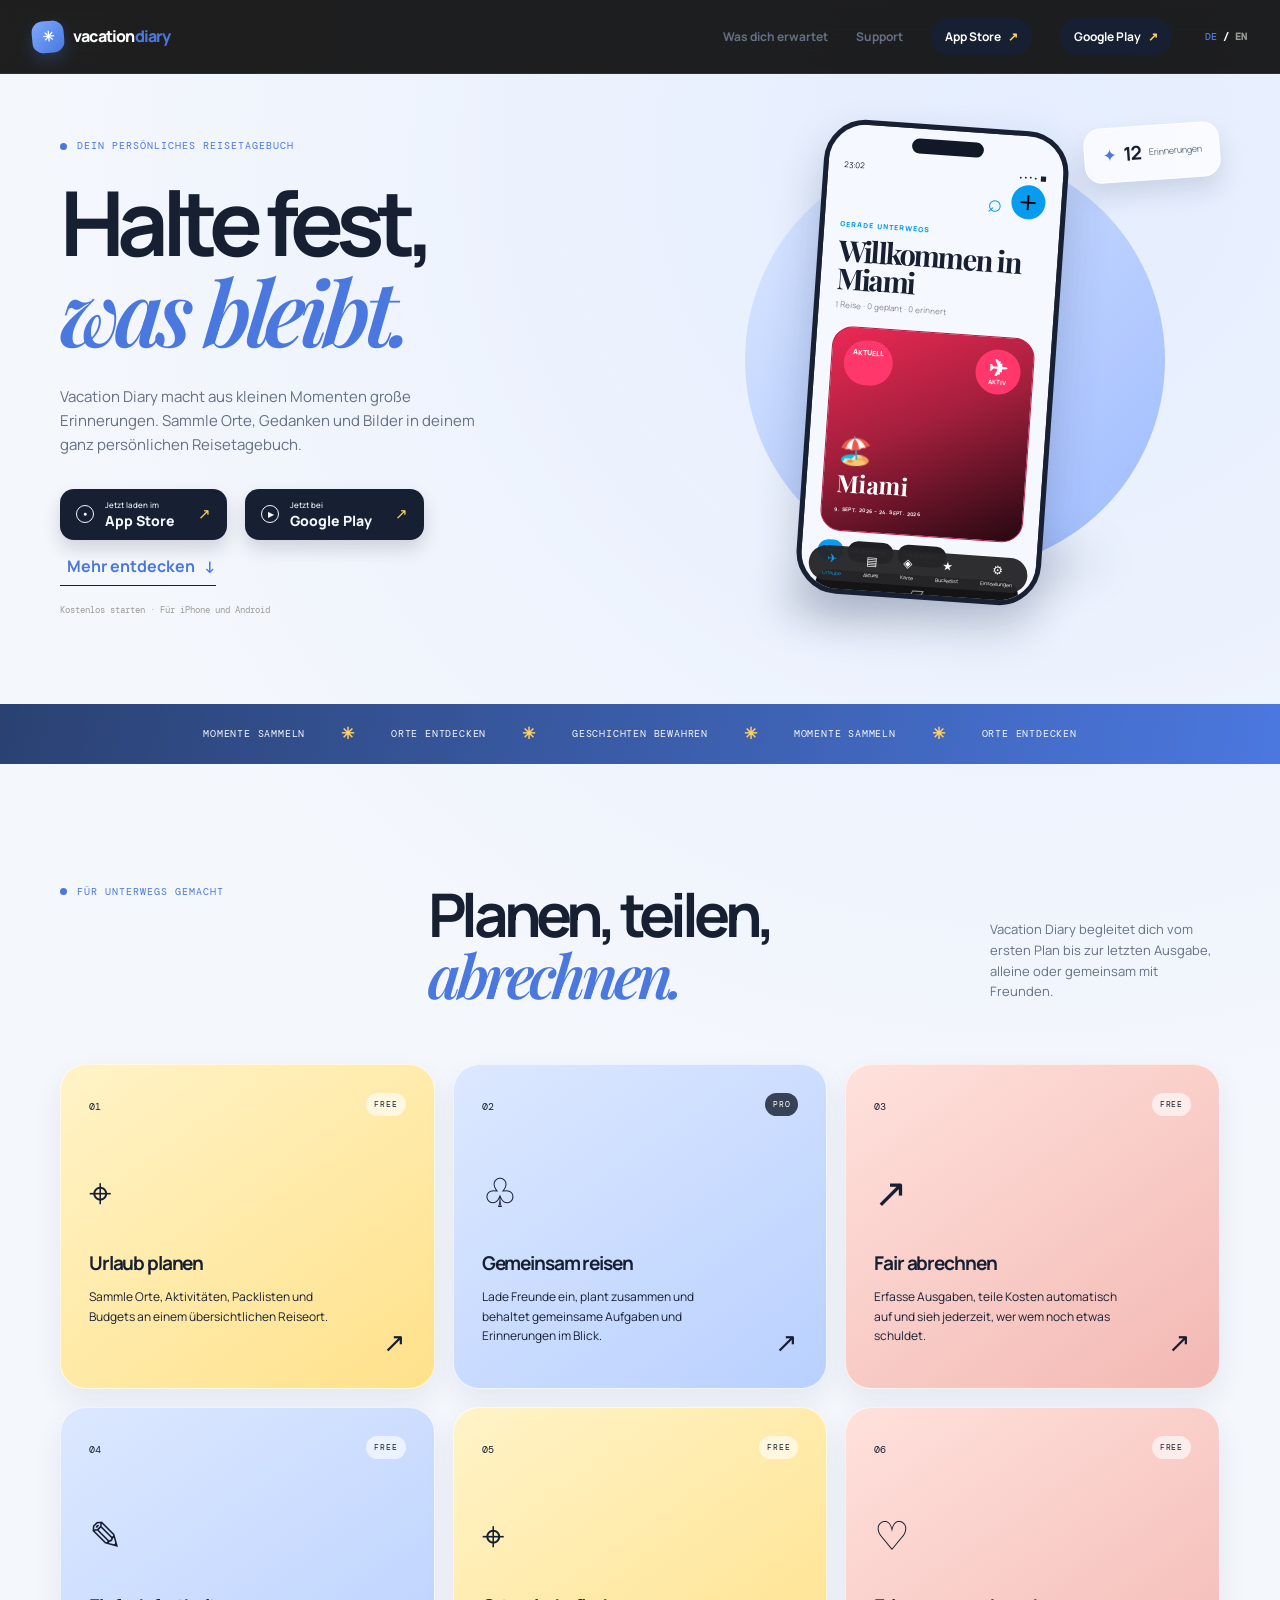
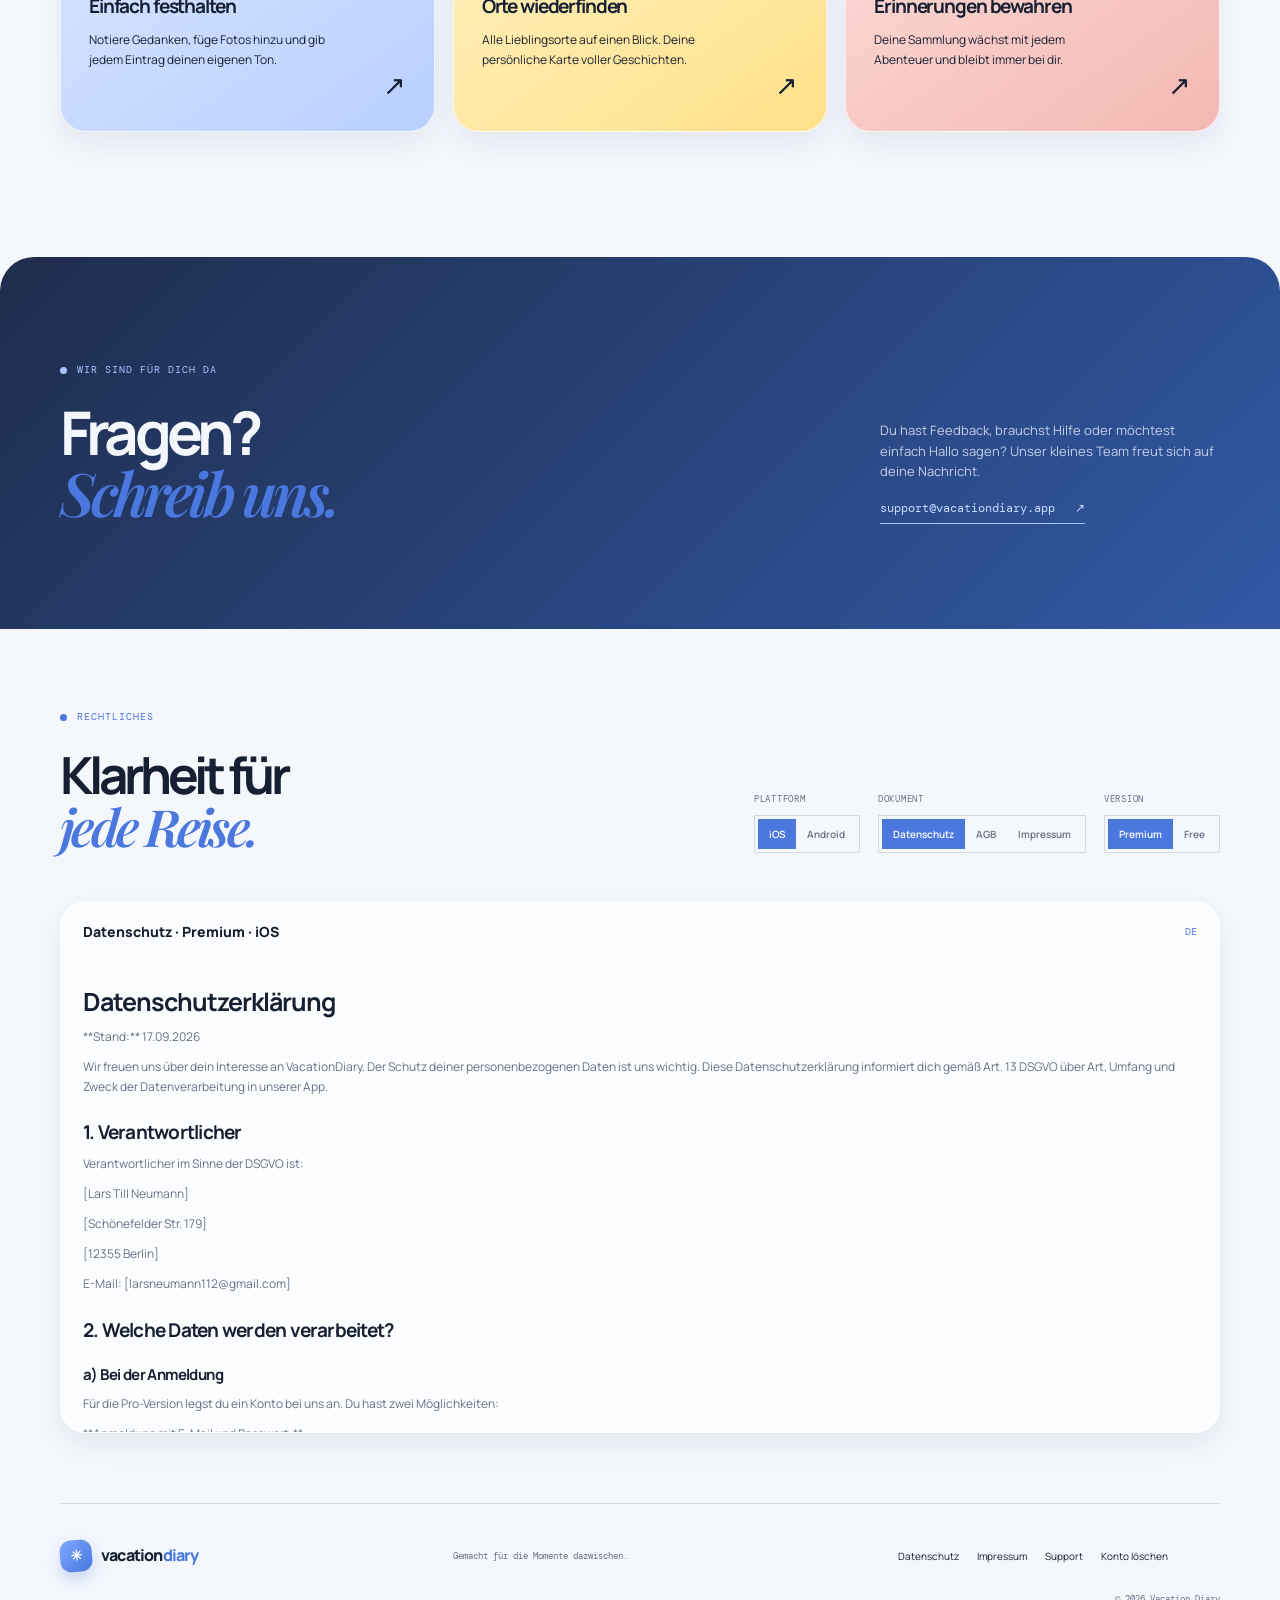
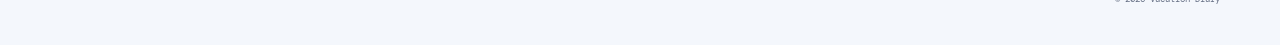
<file: index.html>
<!doctype html>
<html lang="de">
<head>
  <meta charset="utf-8">
  <meta name="viewport" content="width=device-width, initial-scale=1">
  <meta name="description" content="Vacation Diary - deine Reisen, Erinnerungen und Lieblingsmomente an einem Ort.">
  <title>Vacation Diary | Deine Reise. Deine Geschichte.</title>
  <link rel="preconnect" href="https://fonts.googleapis.com">
  <link rel="preconnect" href="https://fonts.gstatic.com" crossorigin>
  <link href="https://fonts.googleapis.com/css2?family=DM+Mono:wght@400;500&family=Manrope:wght@400;500;600;700;800&family=Playfair+Display:wght@600;700&display=swap" rel="stylesheet">
  <link rel="stylesheet" href="styles.css">
</head>
<body>
  <header class="site-header">
    <a class="brand" href="#top" aria-label="Vacation Diary Startseite">
      <span class="brand-mark" aria-hidden="true">✳</span>
      <span>vacation<span>diary</span></span>
    </a>
    <nav class="nav-links" aria-label="Hauptnavigation">
      <a href="#features" data-i18n="navFeatures">Was dich erwartet</a>
      <a href="#support" data-i18n="navSupport">Support</a>
      <a class="nav-download" href="https://apps.apple.com/de/" target="_blank" rel="noopener" data-i18n="navDownload">App Store <span aria-hidden="true">↗</span></a>
      <a class="nav-download" href="https://play.google.com/store/apps/details?id=app.VacationDiary" target="_blank" rel="noopener" data-i18n="navDownloadPlay">Google Play <span aria-hidden="true">↗</span></a>
      <div class="language-switch" aria-label="Language / Sprache"><button class="language-button is-active" type="button" data-language="de">DE</button><span>/</span><button class="language-button" type="button" data-language="en">EN</button></div>
    </nav>
    <button class="menu-toggle" type="button" aria-label="Menü öffnen" aria-expanded="false">☰</button>
  </header>

  <main id="top">
    <section class="hero page-width">
      <div class="hero-copy reveal">
        <p class="eyebrow"><span></span> <span data-i18n="heroEyebrow">Dein persönliches Reisetagebuch</span></p>
        <h1 data-i18n="heroTitle">Halte fest,<br><em>was bleibt.</em></h1>
        <p class="hero-text" data-i18n="heroText">Vacation Diary macht aus kleinen Momenten große Erinnerungen. Sammle Orte, Gedanken und Bilder in deinem ganz persönlichen Reisetagebuch.</p>
        <div class="hero-actions"><a class="app-store-button" href="https://apps.apple.com/de/" target="_blank" rel="noopener"><span class="apple-icon" aria-hidden="true">●</span><span><small data-i18n="downloadSmall">Jetzt laden im</small><span data-i18n="appStore">App Store</span></span><span class="button-arrow" aria-hidden="true">↗</span></a><a class="app-store-button" href="https://play.google.com/store/apps/details?id=app.VacationDiary" target="_blank" rel="noopener"><span class="apple-icon play-icon" aria-hidden="true">▶</span><span><small data-i18n="downloadSmallPlay">Jetzt bei</small><span data-i18n="googlePlay">Google Play</span></span><span class="button-arrow" aria-hidden="true">↗</span></a><a class="text-link" href="#features"><span data-i18n="discover">Mehr entdecken</span> <span aria-hidden="true">↓</span></a></div>
        <p class="micro-copy" data-i18n="microCopy">Kostenlos starten · Für iPhone und Android</p>
      </div>
      <div class="hero-visual reveal reveal-delay" aria-label="Vorschau der Vacation Diary App">
        <div class="sun-shape"></div><div class="phone-shadow"></div>
        <div class="phone"><div class="phone-speaker"></div><div class="phone-screen app-preview-screen">
          <div class="status-bar"><span>23:02</span><span>•••• ◼</span></div>
          <div class="screen-actions"><span>⌕</span><span>＋</span></div>
          <p class="preview-kicker" data-i18n="appKicker">Gerade unterwegs</p><h2 data-i18n="appTitle">Willkommen in Miami</h2><p class="preview-summary" data-i18n="appSummary">1 Reise · 0 geplant · 0 erinnert</p>
          <div class="preview-trip"><div class="preview-trip-top"><span data-i18n="tripCurrent">✈ Aktuell</span><b>✈<small data-i18n="tripActive">Aktiv</small></b></div><div class="preview-trip-bottom"><span>🏖️</span><strong>Miami</strong><small>9. SEPT. 2026 – 24. SEPT. 2026</small></div></div>
          <div class="preview-filters"><span class="active" data-i18n="filterAll">Alle</span><span data-i18n="filterUpcoming">Kommend</span><span data-i18n="filterPast">Vergangen</span></div><div class="preview-empty"><span>▱</span><small data-i18n="emptyTrips">Noch keine weiteren Urlaube.</small></div>
          <div class="preview-tabs"><span class="active">✈<small data-i18n="tabTrips">Urlaube</small></span><span>▤<small data-i18n="tabToday">Aktuell</small></span><span>◈<small data-i18n="tabMap">Karte</small></span><span>★<small data-i18n="tabBucket">Bucketlist</small></span><span>⚙<small data-i18n="tabSettings">Einstellungen</small></span></div>
        </div></div>
        <div class="floating-note"><span>✦</span><strong>12</strong><small>Erinnerungen</small></div>
      </div>
    </section>

    <section class="ticker" aria-label="App-Vorteile">
      <div class="ticker-track"><span>Momente sammeln</span><b>✳</b><span>Orte entdecken</span><b>✳</b><span>Geschichten bewahren</span><b>✳</b><span>Momente sammeln</span><b>✳</b><span>Orte entdecken</span></div>
    </section>

    <section class="features page-width" id="features">
      <div class="section-intro reveal"><p class="eyebrow"><span></span> <span data-i18n="featuresEyebrow">Für unterwegs gemacht</span></p><h2 data-i18n="featuresTitle">Planen, teilen, <em>abrechnen.</em></h2><p data-i18n="featuresText">Vacation Diary begleitet dich vom ersten Plan bis zur letzten Ausgabe, alleine oder gemeinsam mit Freunden.</p></div>
      <div class="feature-grid">
        <article class="feature-card feature-card-yellow reveal"><span class="feature-number">01</span><span class="free-label" data-i18n="freeFeatureLabel">FREE</span><div class="feature-icon">⌖</div><h3 data-i18n="featureOneTitle">Urlaub planen</h3><p data-i18n="featureOneText">Sammle Orte, Aktivitäten, Packlisten und Budgets an einem übersichtlichen Reiseort.</p><a href="#support" aria-label="Mehr über Reiseplanung erfahren">↗</a></article>
        <article class="feature-card feature-card-blue reveal reveal-delay"><span class="feature-number">02</span><span class="pro-label" data-i18n="proLabel">PRO</span><div class="feature-icon">♧</div><h3 data-i18n="featureTwoTitle">Gemeinsam reisen</h3><p data-i18n="featureTwoText">Lade Freunde ein, plant zusammen und behaltet gemeinsame Aufgaben und Erinnerungen im Blick.</p><a href="#support" aria-label="Mehr über gemeinsame Reisen erfahren">↗</a></article>
        <article class="feature-card feature-card-rose reveal reveal-delay-2"><span class="feature-number">03</span><span class="free-label" data-i18n="freeFeatureLabel">FREE</span><div class="feature-icon">↗</div><h3 data-i18n="featureThreeTitle">Fair abrechnen</h3><p data-i18n="featureThreeText">Erfasse Ausgaben, teile Kosten automatisch auf und sieh jederzeit, wer wem noch etwas schuldet.</p><a href="#support" aria-label="Mehr über Abrechnung erfahren">↗</a></article>
        <article class="feature-card feature-card-blue reveal"><span class="feature-number">04</span><span class="free-label" data-i18n="freeFeatureLabel">FREE</span><div class="feature-icon">✎</div><h3 data-i18n="featureFourTitle">Einfach festhalten</h3><p data-i18n="featureFourText">Notiere Gedanken, füge Fotos hinzu und gib jedem Eintrag deinen eigenen Ton.</p><a href="#support" aria-label="Mehr über Einträge erfahren">↗</a></article>
        <article class="feature-card feature-card-yellow reveal reveal-delay"><span class="feature-number">05</span><span class="free-label" data-i18n="freeFeatureLabel">FREE</span><div class="feature-icon">⌖</div><h3 data-i18n="featureFiveTitle">Orte wiederfinden</h3><p data-i18n="featureFiveText">Alle Lieblingsorte auf einen Blick. Deine persönliche Karte voller Geschichten.</p><a href="#support" aria-label="Mehr über Orte erfahren">↗</a></article>
        <article class="feature-card feature-card-rose reveal reveal-delay-2"><span class="feature-number">06</span><span class="free-label" data-i18n="freeFeatureLabel">FREE</span><div class="feature-icon">♡</div><h3 data-i18n="featureSixTitle">Erinnerungen bewahren</h3><p data-i18n="featureSixText">Deine Sammlung wächst mit jedem Abenteuer und bleibt immer bei dir.</p><a href="#support" aria-label="Mehr über Erinnerungen erfahren">↗</a></article>
      </div>
    </section>

    <section class="support-section" id="support">
      <div class="support-inner page-width reveal"><div><p class="eyebrow light"><span></span> <span data-i18n="supportEyebrow">Wir sind für dich da</span></p><h2 data-i18n="supportTitle">Fragen?<br><em>Schreib uns.</em></h2></div><div class="support-copy"><p data-i18n="supportText">Du hast Feedback, brauchst Hilfe oder möchtest einfach Hallo sagen? Unser kleines Team freut sich auf deine Nachricht.</p><a class="support-button" href="mailto:support@vacationdiary.app">support@vacationdiary.app <span>↗</span></a></div></div>
    </section>

    <section class="legal page-width" id="legal">
      <div class="legal-heading"><p class="eyebrow"><span></span> <span data-i18n="legalEyebrow">Rechtliches</span></p><h2 data-i18n="legalTitle">Klarheit für<br><em>jede Reise.</em></h2></div>
      <div class="legal-controls"><div class="legal-control-group"><span data-i18n="platformLabel">Plattform</span><div class="segmented-control"><button class="legal-platform is-active" type="button" data-platform="ios">iOS</button><button class="legal-platform" type="button" data-platform="android">Android</button></div></div><div class="legal-control-group"><span data-i18n="documentLabel">Dokument</span><div class="segmented-control"><button class="legal-type is-active" type="button" data-legal-type="privacy" data-i18n="privacyLabel">Datenschutz</button><button class="legal-type" type="button" data-legal-type="terms" data-i18n="termsLabel">AGB</button><button class="legal-type" type="button" data-legal-type="imprint" data-i18n="imprintLabel">Impressum</button></div></div><div class="legal-control-group plan-control"><span data-i18n="versionLabel">Version</span><div class="segmented-control"><button class="legal-plan is-active" type="button" data-plan="premium" data-i18n="premiumLabel">Premium</button><button class="legal-plan" type="button" data-plan="free" data-i18n="freeLabel">Free</button></div></div></div>
      <article class="legal-document" aria-live="polite"><div class="legal-document-top"><span class="document-status" data-i18n="documentStatus">Datenschutzerklärung · Premium</span><span class="document-language">DE</span></div><div class="legal-content" id="legal-content"><p>Lade Dokument …</p></div></article>
    </section>
  </main>

  <footer class="site-footer page-width"><a class="brand" href="#top"><span class="brand-mark" aria-hidden="true">✳</span><span>vacation<span>diary</span></span></a><p data-i18n="footerTagline">Gemacht für die Momente dazwischen.</p><div class="footer-links"><a href="#legal" data-i18n="privacyLabel">Datenschutz</a><a href="#legal" data-i18n="imprintLabel">Impressum</a><a href="#support" data-i18n="navSupport">Support</a><a href="delete-account/" data-i18n="deleteAccountLabel">Konto löschen</a></div><small>© 2026 Vacation Diary</small></footer>
  <script src="script.js"></script>
</body>
</html>
</file>
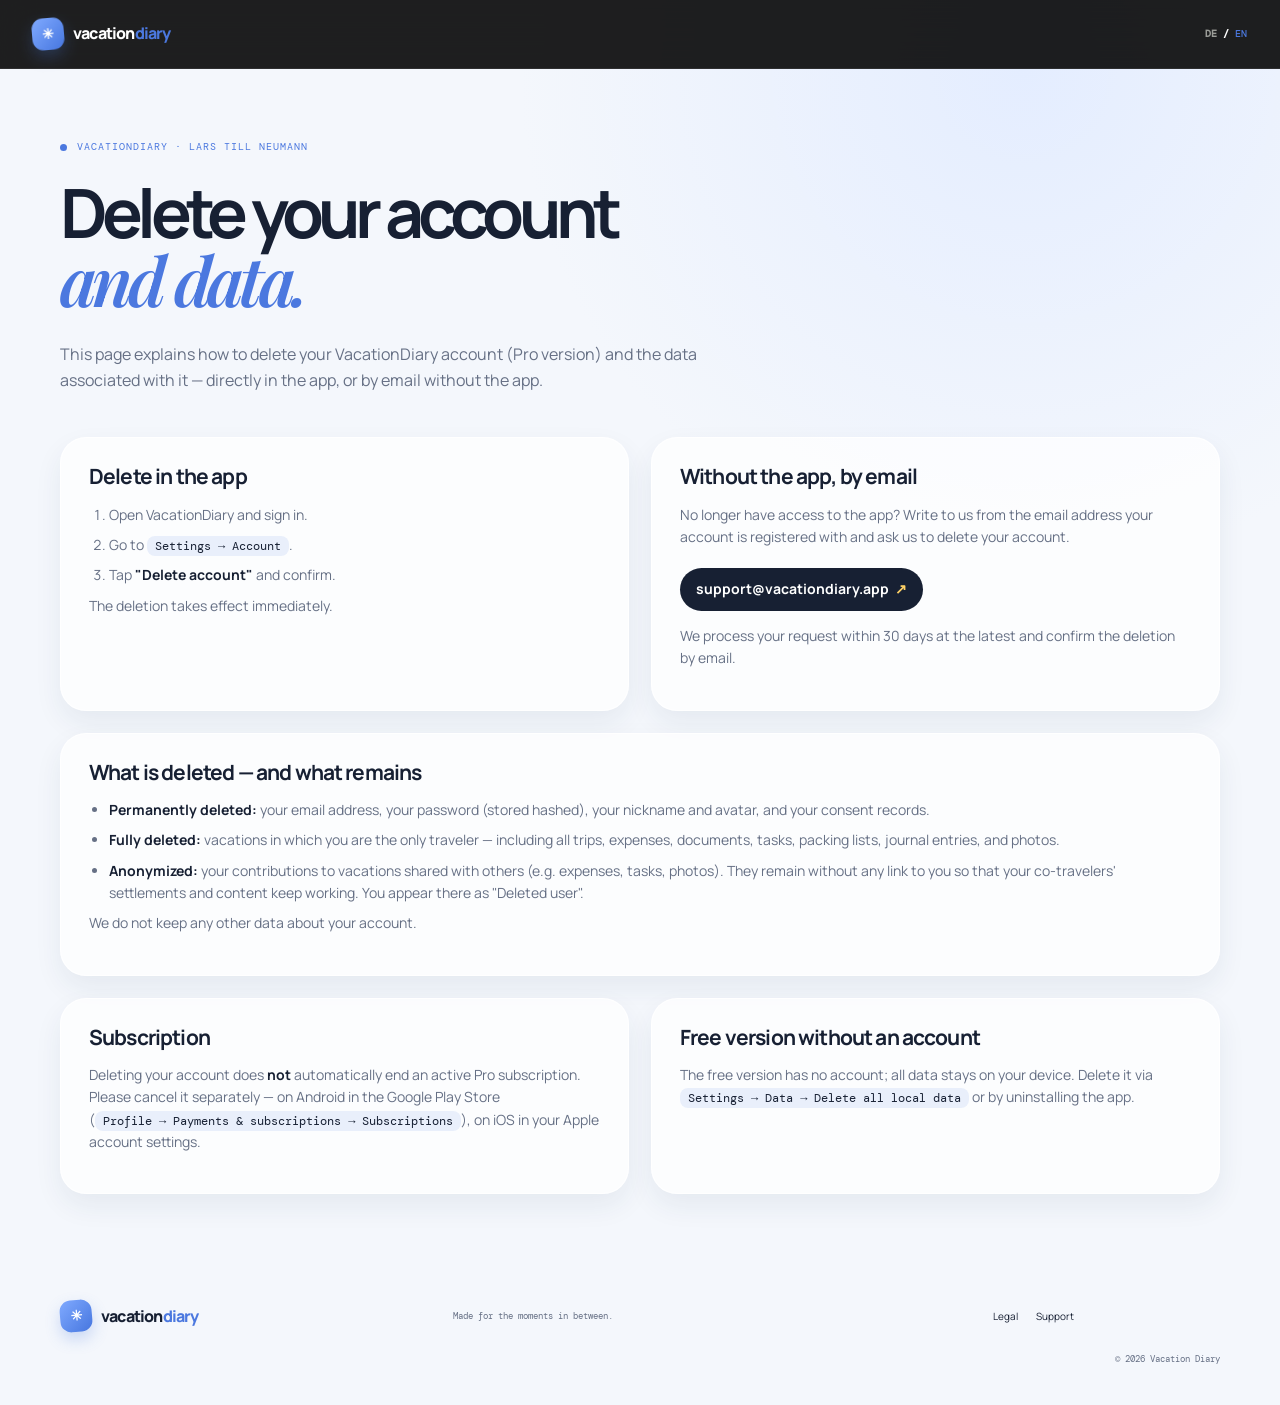
<file: delete-account/index.html>
<!doctype html>
<html lang="de">
<head>
  <meta charset="utf-8">
  <meta name="viewport" content="width=device-width, initial-scale=1">
  <meta name="description" content="VacationDiary: So löschst du dein Konto und deine Daten.">
  <title>Konto löschen | Vacation Diary</title>
  <link rel="preconnect" href="https://fonts.googleapis.com">
  <link rel="preconnect" href="https://fonts.gstatic.com" crossorigin>
  <link href="https://fonts.googleapis.com/css2?family=DM+Mono:wght@400;500&family=Manrope:wght@400;500;600;700;800&family=Playfair+Display:wght@600;700&display=swap" rel="stylesheet">
  <link rel="stylesheet" href="../styles.css">
  <style>
    .delete-page { padding-bottom: 70px; padding-top: 70px; }
    .delete-page h1 { font-size: clamp(40px, 6vw, 68px); }
    .delete-page .lead { color: var(--muted); font-size: 16px; max-width: 640px; }
    .delete-grid { display: grid; gap: 22px; grid-template-columns: minmax(0, 1fr) minmax(0, 1fr); margin-top: 44px; }
    .delete-card { background: var(--glass); border: 1px solid rgba(255,255,255,.82); border-radius: 26px; box-shadow: 0 12px 28px rgba(32,50,88,.07); padding: 26px 28px; }
    .delete-card.wide { grid-column: 1 / -1; }
    .delete-card h2 { font-size: 21px; letter-spacing: -.04em; line-height: 1.2; margin-bottom: 14px; }
    .delete-card p, .delete-card li { color: var(--muted); font-size: 14px; }
    .delete-card ol, .delete-card ul { margin: 0; padding-left: 20px; }
    .delete-card li { margin-bottom: 8px; }
    .delete-card strong { color: var(--ink); }
    .delete-card a { color: #4b78df; font-weight: 700; }
    .step-path { background: rgba(75,120,223,.1); border-radius: 8px; color: var(--ink); font-family: var(--mono); font-size: 12px; padding: 2px 8px; white-space: nowrap; }
    .mail-button { background: var(--ink); border-radius: 999px; color: white !important; display: inline-block; margin-top: 6px; padding: 10px 16px; }
    .mail-button span { color: var(--yellow); margin-left: 6px; }
    [data-lang]:not(.is-current) { display: none; }
    @media (max-width: 760px) { .delete-grid { grid-template-columns: minmax(0, 1fr); } .delete-page { padding-top: 50px; } .step-path { white-space: normal; } .delete-card { padding: 22px 20px; } }
  </style>
</head>
<body>
  <header class="site-header">
    <a class="brand" href="../" aria-label="Vacation Diary Startseite">
      <span class="brand-mark" aria-hidden="true">✳</span>
      <span>vacation<span>diary</span></span>
    </a>
    <nav class="nav-links" aria-label="Sprache">
      <div class="language-switch" aria-label="Language / Sprache"><button class="language-button is-active" type="button" data-language="de">DE</button><span>/</span><button class="language-button" type="button" data-language="en">EN</button></div>
    </nav>
  </header>

  <main class="delete-page page-width">
    <!-- Deutsch -->
    <section data-lang="de" class="is-current">
      <p class="eyebrow"><span></span> <span>VacationDiary · Lars Till Neumann</span></p>
      <h1>Konto und Daten<br><em>löschen.</em></h1>
      <p class="lead">Auf dieser Seite erfährst du, wie du dein VacationDiary-Konto (Pro-Version) und die dazugehörigen Daten löschen kannst — direkt in der App oder ohne App per E-Mail.</p>

      <div class="delete-grid">
        <article class="delete-card">
          <h2>In der App löschen</h2>
          <ol>
            <li>Öffne VacationDiary und melde dich an.</li>
            <li>Gehe zu <span class="step-path">Einstellungen → Konto</span>.</li>
            <li>Tippe auf <strong>„Konto löschen“</strong> und bestätige.</li>
          </ol>
          <p>Die Löschung wird sofort ausgeführt.</p>
        </article>

        <article class="delete-card">
          <h2>Ohne App per E-Mail</h2>
          <p>Du hast keinen Zugriff mehr auf die App? Schreib uns von der E-Mail-Adresse, mit der dein Konto registriert ist, und bitte um Löschung deines Kontos.</p>
          <p><a class="mail-button" href="mailto:support@vacationdiary.app?subject=Konto%20l%C3%B6schen">support@vacationdiary.app<span>↗</span></a></p>
          <p>Wir bearbeiten deine Anfrage spätestens innerhalb von 30 Tagen und bestätigen dir die Löschung per E-Mail.</p>
        </article>

        <article class="delete-card wide">
          <h2>Was gelöscht wird — und was bleibt</h2>
          <ul>
            <li><strong>Endgültig gelöscht:</strong> deine E-Mail-Adresse, dein Passwort (gehasht gespeichert), dein Nickname und Avatar sowie deine Einwilligungsdaten.</li>
            <li><strong>Vollständig gelöscht:</strong> Urlaube, in denen du allein bist — mit allen Trips, Ausgaben, Dokumenten, Aufgaben, Packlisten, Journal-Einträgen und Fotos.</li>
            <li><strong>Anonymisiert:</strong> deine Beiträge in Urlauben, die du mit anderen teilst (z. B. Ausgaben, Aufgaben, Fotos). Sie bleiben ohne Bezug zu deiner Person erhalten, damit die Abrechnungen und Inhalte deiner Mitreisenden weiter funktionieren. Dort erscheinst du als „Gelöschter Nutzer“.</li>
          </ul>
          <p>Darüber hinaus bewahren wir keine Daten zu deinem Konto auf.</p>
        </article>

        <article class="delete-card">
          <h2>Abonnement</h2>
          <p>Das Löschen deines Kontos beendet <strong>nicht</strong> automatisch ein laufendes Pro-Abonnement. Kündige es bitte separat — unter Android im Google Play Store (<span class="step-path">Profil → Zahlungen &amp; Abos → Abos</span>), unter iOS in den Einstellungen deines Apple-Accounts.</p>
        </article>

        <article class="delete-card">
          <h2>Free-Version ohne Konto</h2>
          <p>In der kostenlosen Version gibt es kein Konto, alle Daten liegen nur auf deinem Gerät. Du löschst sie über <span class="step-path">Einstellungen → Daten → Alle lokalen Daten löschen</span> oder indem du die App deinstallierst.</p>
        </article>
      </div>
    </section>

    <!-- English -->
    <section data-lang="en">
      <p class="eyebrow"><span></span> <span>VacationDiary · Lars Till Neumann</span></p>
      <h1>Delete your account<br><em>and data.</em></h1>
      <p class="lead">This page explains how to delete your VacationDiary account (Pro version) and the data associated with it — directly in the app, or by email without the app.</p>

      <div class="delete-grid">
        <article class="delete-card">
          <h2>Delete in the app</h2>
          <ol>
            <li>Open VacationDiary and sign in.</li>
            <li>Go to <span class="step-path">Settings → Account</span>.</li>
            <li>Tap <strong>"Delete account"</strong> and confirm.</li>
          </ol>
          <p>The deletion takes effect immediately.</p>
        </article>

        <article class="delete-card">
          <h2>Without the app, by email</h2>
          <p>No longer have access to the app? Write to us from the email address your account is registered with and ask us to delete your account.</p>
          <p><a class="mail-button" href="mailto:support@vacationdiary.app?subject=Delete%20my%20account">support@vacationdiary.app<span>↗</span></a></p>
          <p>We process your request within 30 days at the latest and confirm the deletion by email.</p>
        </article>

        <article class="delete-card wide">
          <h2>What is deleted — and what remains</h2>
          <ul>
            <li><strong>Permanently deleted:</strong> your email address, your password (stored hashed), your nickname and avatar, and your consent records.</li>
            <li><strong>Fully deleted:</strong> vacations in which you are the only traveler — including all trips, expenses, documents, tasks, packing lists, journal entries, and photos.</li>
            <li><strong>Anonymized:</strong> your contributions to vacations shared with others (e.g. expenses, tasks, photos). They remain without any link to you so that your co-travelers' settlements and content keep working. You appear there as "Deleted user".</li>
          </ul>
          <p>We do not keep any other data about your account.</p>
        </article>

        <article class="delete-card">
          <h2>Subscription</h2>
          <p>Deleting your account does <strong>not</strong> automatically end an active Pro subscription. Please cancel it separately — on Android in the Google Play Store (<span class="step-path">Profile → Payments &amp; subscriptions → Subscriptions</span>), on iOS in your Apple account settings.</p>
        </article>

        <article class="delete-card">
          <h2>Free version without an account</h2>
          <p>The free version has no account; all data stays on your device. Delete it via <span class="step-path">Settings → Data → Delete all local data</span> or by uninstalling the app.</p>
        </article>
      </div>
    </section>
  </main>

  <footer class="site-footer page-width"><a class="brand" href="../"><span class="brand-mark" aria-hidden="true">✳</span><span>vacation<span>diary</span></span></a><p>Made for the moments in between.</p><div class="footer-links"><a href="../#legal">Legal</a><a href="../#support">Support</a></div><small>© 2026 Vacation Diary</small></footer>

  <script>
    // Same DE / EN switch as the start page; ?lang=en preselects English.
    const setLanguage = (language) => {
      document.documentElement.lang = language;
      document.querySelectorAll('[data-lang]').forEach((section) => section.classList.toggle('is-current', section.dataset.lang === language));
      document.querySelectorAll('.language-button').forEach((button) => button.classList.toggle('is-active', button.dataset.language === language));
      document.title = language === 'de' ? 'Konto löschen | Vacation Diary' : 'Delete account | Vacation Diary';
    };
    document.querySelectorAll('.language-button').forEach((button) => button.addEventListener('click', () => setLanguage(button.dataset.language)));
    const requested = new URLSearchParams(location.search).get('lang');
    setLanguage(requested === 'en' || (!requested && !navigator.language.startsWith('de')) ? 'en' : 'de');
  </script>
</body>
</html>
</file>
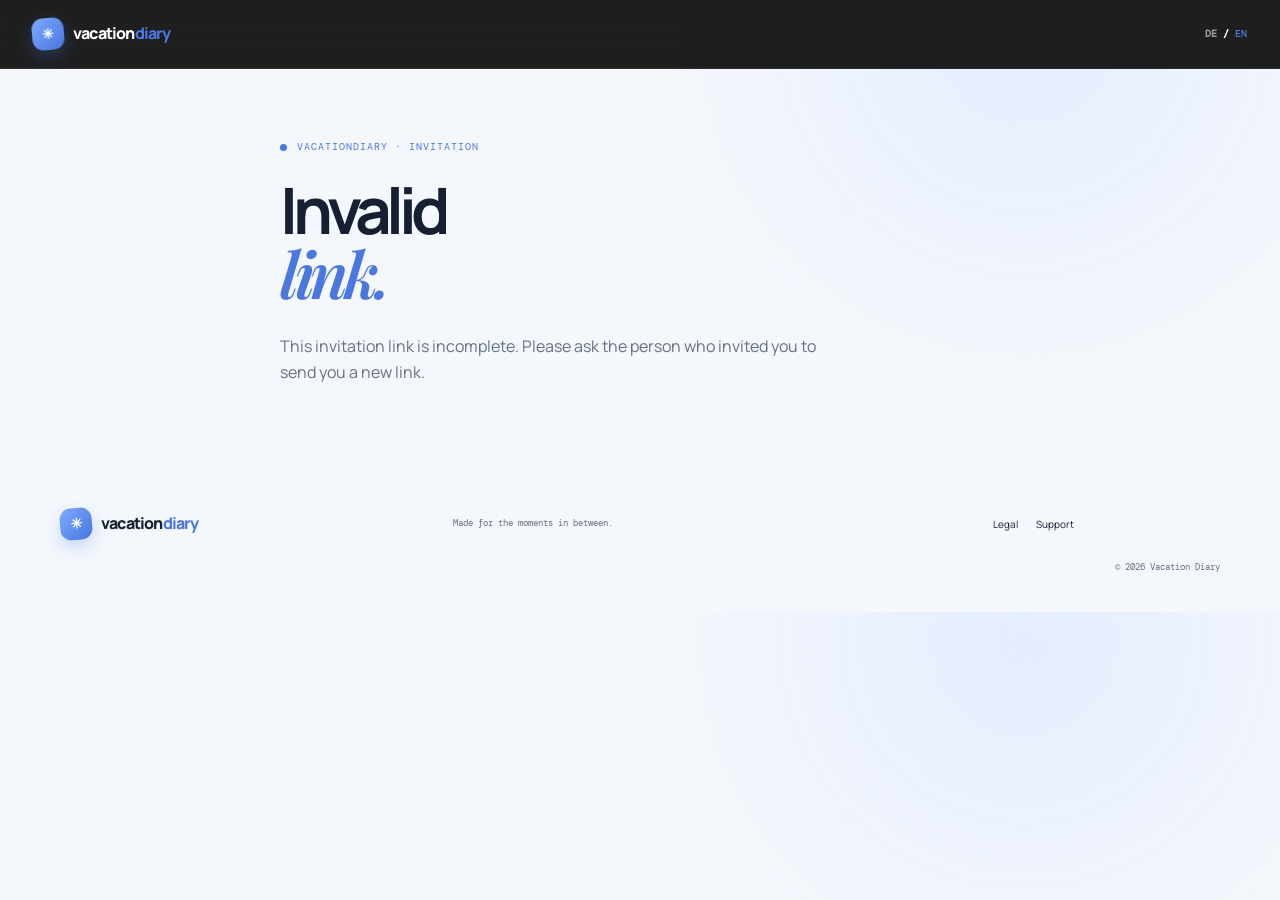
<file: invite/index.html>
<!doctype html>
<html lang="de">
<head>
  <meta charset="utf-8">
  <meta name="viewport" content="width=device-width, initial-scale=1">
  <meta name="robots" content="noindex">
  <meta name="description" content="Du wurdest zu einer Reise in VacationDiary eingeladen.">
  <meta property="og:title" content="Einladung zu einer Reise in VacationDiary">
  <meta property="og:description" content="Tippe auf den Link, um der Reise in der VacationDiary-App beizutreten.">
  <title>Einladung | Vacation Diary</title>
  <link rel="preconnect" href="https://fonts.googleapis.com">
  <link rel="preconnect" href="https://fonts.gstatic.com" crossorigin>
  <link href="https://fonts.googleapis.com/css2?family=DM+Mono:wght@400;500&family=Manrope:wght@400;500;600;700;800&family=Playfair+Display:wght@600;700&display=swap" rel="stylesheet">
  <link rel="stylesheet" href="../styles.css">
  <style>
    .invite-page { padding-bottom: 70px; padding-top: 70px; max-width: 720px; }
    .invite-page h1 { font-size: clamp(40px, 6vw, 64px); }
    .invite-page .lead { color: var(--muted); font-size: 16px; max-width: 560px; }
    .invite-card { background: var(--glass); border: 1px solid rgba(255,255,255,.82); border-radius: 26px; box-shadow: 0 12px 28px rgba(32,50,88,.07); margin-top: 28px; padding: 26px 28px; }
    .invite-card h2 { font-size: 21px; letter-spacing: -.04em; line-height: 1.2; margin-bottom: 12px; }
    .invite-card p, .invite-card li { color: var(--muted); font-size: 14px; }
    .invite-card ol { margin: 0; padding-left: 20px; }
    .invite-card li { margin-bottom: 8px; }
    .invite-card strong { color: var(--ink); }
    .open-button { align-items: center; background: var(--ink); border: 0; border-radius: 999px; box-shadow: 0 9px 18px rgba(23,32,51,.16); color: white; cursor: pointer; display: inline-flex; font: inherit; font-size: 16px; font-weight: 800; gap: 10px; margin-top: 30px; padding: 15px 24px; }
    .open-button span { color: var(--yellow); }
    .code-row { align-items: center; display: flex; flex-wrap: wrap; gap: 10px; margin-top: 12px; }
    .code { background: rgba(75,120,223,.1); border-radius: 10px; color: var(--ink); font-family: var(--mono); font-size: 13px; overflow-wrap: anywhere; padding: 8px 12px; }
    .copy-button { background: none; border: 1px solid var(--ink); border-radius: 999px; color: var(--ink); cursor: pointer; font: inherit; font-size: 12px; font-weight: 700; padding: 6px 14px; }
    .store-links { display: flex; flex-wrap: wrap; gap: 12px; margin-top: 14px; }
    .store-links a { background: var(--ink); border-radius: 14px; color: white; font-size: 13px; font-weight: 800; padding: 10px 16px; }
    .store-links a span { color: var(--yellow); margin-left: 6px; }
    .hidden { display: none !important; }
    [data-lang]:not(.is-current) { display: none; }
    @media (max-width: 760px) { .invite-page { padding-top: 50px; } .invite-card { padding: 22px 20px; } }
  </style>
</head>
<body>
  <header class="site-header">
    <a class="brand" href="../" aria-label="Vacation Diary Startseite">
      <span class="brand-mark" aria-hidden="true">✳</span>
      <span>vacation<span>diary</span></span>
    </a>
    <nav class="nav-links" aria-label="Sprache">
      <div class="language-switch" aria-label="Language / Sprache"><button class="language-button is-active" type="button" data-language="de">DE</button><span>/</span><button class="language-button" type="button" data-language="en">EN</button></div>
    </nav>
  </header>

  <main class="invite-page page-width">
    <!-- Deutsch -->
    <section data-lang="de" class="is-current">
      <div class="valid-only">
        <p class="eyebrow"><span></span> <span>VacationDiary · Einladung</span></p>
        <h1>Du bist<br><em>eingeladen.</em></h1>
        <p class="lead">Jemand möchte eine Reise mit dir planen. Öffne die Einladung in der VacationDiary-App, um beizutreten — du siehst dann alle Details, Pläne und Fotos.</p>
        <a class="open-button" data-open-app href="#">In VacationDiary öffnen <span>↗</span></a>

        <article class="invite-card">
          <h2>Klappt nicht?</h2>
          <ol>
            <li>Installiere VacationDiary und melde dich mit deinem Konto an.</li>
            <li>Tippe danach erneut auf den Link in deiner Nachricht — oder gib in der App unter <strong>„Einladung einlösen“</strong> diesen Code ein:</li>
          </ol>
          <div class="code-row"><code class="code" data-token></code><button class="copy-button" type="button" data-copy data-done="Kopiert ✓">Kopieren</button></div>
          <div class="store-links">
            <a href="https://play.google.com/store/apps/details?id=app.VacationDiary" target="_blank" rel="noopener">Google Play<span>↗</span></a>
            <a href="https://apps.apple.com/de/" target="_blank" rel="noopener">App Store<span>↗</span></a>
          </div>
          <p>Einladungslinks sind 3 Tage gültig und können nur einmal verwendet werden.</p>
        </article>
      </div>
      <div class="invalid-only hidden">
        <p class="eyebrow"><span></span> <span>VacationDiary · Einladung</span></p>
        <h1>Link<br><em>ungültig.</em></h1>
        <p class="lead">Dieser Einladungslink ist unvollständig. Bitte die Person, die dich eingeladen hat, dir einen neuen Link zu schicken.</p>
      </div>
    </section>

    <!-- English -->
    <section data-lang="en">
      <div class="valid-only">
        <p class="eyebrow"><span></span> <span>VacationDiary · Invitation</span></p>
        <h1>You're<br><em>invited.</em></h1>
        <p class="lead">Someone wants to plan a trip with you. Open the invitation in the VacationDiary app to join — you'll see all details, plans and photos.</p>
        <a class="open-button" data-open-app href="#">Open in VacationDiary <span>↗</span></a>

        <article class="invite-card">
          <h2>Not working?</h2>
          <ol>
            <li>Install VacationDiary and sign in to your account.</li>
            <li>Then tap the link in your message again — or enter this code in the app under <strong>"Redeem invitation"</strong>:</li>
          </ol>
          <div class="code-row"><code class="code" data-token></code><button class="copy-button" type="button" data-copy data-done="Copied ✓">Copy</button></div>
          <div class="store-links">
            <a href="https://play.google.com/store/apps/details?id=app.VacationDiary" target="_blank" rel="noopener">Google Play<span>↗</span></a>
            <a href="https://apps.apple.com/de/" target="_blank" rel="noopener">App Store<span>↗</span></a>
          </div>
          <p>Invitation links are valid for 3 days and can only be used once.</p>
        </article>
      </div>
      <div class="invalid-only hidden">
        <p class="eyebrow"><span></span> <span>VacationDiary · Invitation</span></p>
        <h1>Invalid<br><em>link.</em></h1>
        <p class="lead">This invitation link is incomplete. Please ask the person who invited you to send you a new link.</p>
      </div>
    </section>
  </main>

  <footer class="site-footer page-width"><a class="brand" href="../"><span class="brand-mark" aria-hidden="true">✳</span><span>vacation<span>diary</span></span></a><p>Made for the moments in between.</p><div class="footer-links"><a href="../#legal">Legal</a><a href="../#support">Support</a></div><small>© 2026 Vacation Diary</small></footer>

  <script>
    // Same DE / EN switch as the other pages; ?lang=en preselects English.
    const setLanguage = (language) => {
      document.documentElement.lang = language;
      document.querySelectorAll('[data-lang]').forEach((section) => section.classList.toggle('is-current', section.dataset.lang === language));
      document.querySelectorAll('.language-button').forEach((button) => button.classList.toggle('is-active', button.dataset.language === language));
      document.title = language === 'de' ? 'Einladung | Vacation Diary' : 'Invitation | Vacation Diary';
    };
    document.querySelectorAll('.language-button').forEach((button) => button.addEventListener('click', () => setLanguage(button.dataset.language)));
    const params = new URLSearchParams(location.search);
    const requested = params.get('lang');
    setLanguage(requested === 'en' || (!requested && !navigator.language.startsWith('de')) ? 'en' : 'de');

    // The app shares https://vacationdiary.app/invite/?t=<uuid>; /invite/<uuid> is accepted too.
    const uuid = /^[0-9a-f]{8}-[0-9a-f]{4}-[0-9a-f]{4}-[0-9a-f]{4}-[0-9a-f]{12}$/i;
    const candidate = params.get('t') || location.pathname.replace(/\/+$/, '').split('/').pop();
    const token = uuid.test(candidate || '') ? candidate.toLowerCase() : null;

    if (!token) {
      document.querySelectorAll('.valid-only').forEach((el) => el.classList.add('hidden'));
      document.querySelectorAll('.invalid-only').forEach((el) => el.classList.remove('hidden'));
    } else {
      // vacationdiary://invite/<uuid> is the deep link both apps understand. On Android an
      // intent: URL is used instead, which falls back to Google Play if the app is missing.
      const deepLink = `vacationdiary://invite/${token}`;
      const isAndroid = /android/i.test(navigator.userAgent);
      const playUrl = 'https://play.google.com/store/apps/details?id=app.VacationDiary';
      const androidLink = `intent://invite/${token}#Intent;scheme=vacationdiary;package=app.VacationDiary;S.browser_fallback_url=${encodeURIComponent(playUrl)};end`;
      const openLink = isAndroid ? androidLink : deepLink;

      document.querySelectorAll('[data-open-app]').forEach((a) => { a.href = openLink; });
      document.querySelectorAll('[data-token]').forEach((el) => { el.textContent = token; });
      document.querySelectorAll('[data-copy]').forEach((button) => button.addEventListener('click', async () => {
        try { await navigator.clipboard.writeText(token); button.textContent = button.dataset.done; } catch (e) { /* clipboard unavailable */ }
      }));

      // Try to hand over to the app straight away on phones; the button stays as fallback.
      if (/android|iphone|ipad|ipod/i.test(navigator.userAgent)) {
        setTimeout(() => { location.href = openLink; }, 300);
      }
    }
  </script>
</body>
</html>
</file>
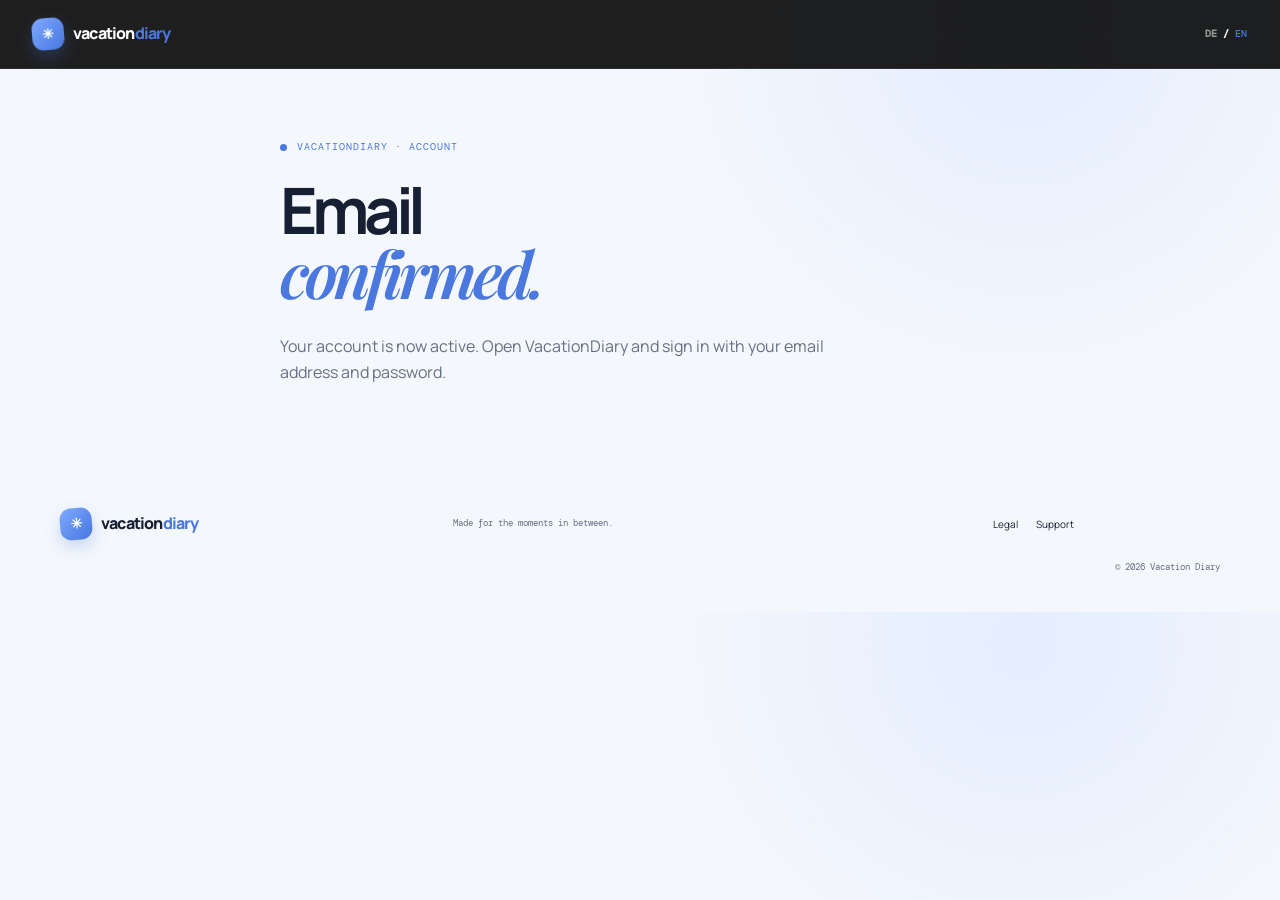
<file: auth/confirmed/index.html>
<!doctype html>
<html lang="de">
<head>
  <meta charset="utf-8">
  <meta name="viewport" content="width=device-width, initial-scale=1">
  <meta name="robots" content="noindex">
  <title>E-Mail bestätigt | Vacation Diary</title>
  <link rel="preconnect" href="https://fonts.googleapis.com">
  <link rel="preconnect" href="https://fonts.gstatic.com" crossorigin>
  <link href="https://fonts.googleapis.com/css2?family=DM+Mono:wght@400;500&family=Manrope:wght@400;500;600;700;800&family=Playfair+Display:wght@600;700&display=swap" rel="stylesheet">
  <link rel="stylesheet" href="../../styles.css">
  <style>
    .confirm-page { padding-bottom: 70px; padding-top: 70px; max-width: 720px; }
    .confirm-page h1 { font-size: clamp(40px, 6vw, 64px); }
    .confirm-page .lead { color: var(--muted); font-size: 16px; max-width: 560px; }
    .open-button { align-items: center; background: var(--ink); border-radius: 999px; box-shadow: 0 9px 18px rgba(23,32,51,.16); color: white; display: inline-flex; font-size: 16px; font-weight: 800; gap: 10px; margin-top: 30px; padding: 15px 24px; }
    .open-button span { color: var(--yellow); }
    .hidden { display: none !important; }
    [data-lang]:not(.is-current) { display: none; }
    @media (max-width: 760px) { .confirm-page { padding-top: 50px; } }
  </style>
</head>
<body>
  <header class="site-header">
    <a class="brand" href="../../" aria-label="Vacation Diary Startseite">
      <span class="brand-mark" aria-hidden="true">✳</span>
      <span>vacation<span>diary</span></span>
    </a>
    <nav class="nav-links" aria-label="Sprache">
      <div class="language-switch" aria-label="Language / Sprache"><button class="language-button is-active" type="button" data-language="de">DE</button><span>/</span><button class="language-button" type="button" data-language="en">EN</button></div>
    </nav>
  </header>

  <main class="confirm-page page-width">
    <!-- Deutsch -->
    <section data-lang="de" class="is-current">
      <div class="ok-only">
        <p class="eyebrow"><span></span> <span>VacationDiary · Konto</span></p>
        <h1>E-Mail<br><em>bestätigt.</em></h1>
        <p class="lead">Dein Konto ist jetzt aktiv. Öffne VacationDiary und melde dich mit deiner E-Mail-Adresse und deinem Passwort an.</p>
        <a class="open-button phone-only" data-open-app href="#">Zur App <span>↗</span></a>
      </div>
      <div class="error-only hidden">
        <p class="eyebrow"><span></span> <span>VacationDiary · Konto</span></p>
        <h1>Link<br><em>abgelaufen.</em></h1>
        <p class="lead">Dieser Bestätigungslink ist ungültig oder abgelaufen. Öffne VacationDiary, gib deine E-Mail-Adresse und dein Passwort ein und tippe auf <strong>„E-Mail erneut senden“</strong>, um einen neuen Link zu erhalten.</p>
      </div>
    </section>

    <!-- English -->
    <section data-lang="en">
      <div class="ok-only">
        <p class="eyebrow"><span></span> <span>VacationDiary · Account</span></p>
        <h1>Email<br><em>confirmed.</em></h1>
        <p class="lead">Your account is now active. Open VacationDiary and sign in with your email address and password.</p>
        <a class="open-button phone-only" data-open-app href="#">Open the app <span>↗</span></a>
      </div>
      <div class="error-only hidden">
        <p class="eyebrow"><span></span> <span>VacationDiary · Account</span></p>
        <h1>Link<br><em>expired.</em></h1>
        <p class="lead">This confirmation link is invalid or has expired. Open VacationDiary, enter your email address and password and tap <strong>"Resend email"</strong> to get a new link.</p>
      </div>
    </section>
  </main>

  <footer class="site-footer page-width"><a class="brand" href="../../"><span class="brand-mark" aria-hidden="true">✳</span><span>vacation<span>diary</span></span></a><p>Made for the moments in between.</p><div class="footer-links"><a href="../../#legal">Legal</a><a href="../../#support">Support</a></div><small>© 2026 Vacation Diary</small></footer>

  <script>
    const setLanguage = (language) => {
      document.documentElement.lang = language;
      document.querySelectorAll('[data-lang]').forEach((section) => section.classList.toggle('is-current', section.dataset.lang === language));
      document.querySelectorAll('.language-button').forEach((button) => button.classList.toggle('is-active', button.dataset.language === language));
      document.title = language === 'de' ? 'E-Mail bestätigt | Vacation Diary' : 'Email confirmed | Vacation Diary';
    };
    document.querySelectorAll('.language-button').forEach((button) => button.addEventListener('click', () => setLanguage(button.dataset.language)));
    const requested = new URLSearchParams(location.search).get('lang');
    setLanguage(requested === 'en' || (!requested && !navigator.language.startsWith('de')) ? 'en' : 'de');

    // Supabase appends the outcome of the verification to this address: on failure
    // "error=…&error_description=…" (in the query or after the #).
    const hash = new URLSearchParams(location.hash.replace(/^#/, ''));
    const query = new URLSearchParams(location.search);
    const failed = hash.has('error') || query.has('error') || hash.has('error_code') || query.has('error_code');
    if (failed) {
      document.querySelectorAll('.ok-only').forEach((el) => el.classList.add('hidden'));
      document.querySelectorAll('.error-only').forEach((el) => el.classList.remove('hidden'));
    }

    // Drop tokens / codes from the address bar; the user signs in in the app.
    history.replaceState(null, '', location.pathname);

    // "Zur App" only makes sense on a phone. vacationdiary://login-callback is the auth
    // return address both apps register; without tokens it simply opens the app.
    const isPhone = /android|iphone|ipad|ipod/i.test(navigator.userAgent);
    const isAndroid = /android/i.test(navigator.userAgent);
    document.querySelectorAll('[data-open-app]').forEach((a) => {
      if (!isPhone) { a.classList.add('hidden'); return; }
      a.href = isAndroid
        ? 'intent://login-callback#Intent;scheme=vacationdiary;package=app.VacationDiary;end'
        : 'vacationdiary://login-callback';
    });
  </script>
</body>
</html>
</file>
<file: styles.css>
:root {
  --ink: #172033;
  --muted: #667085;
  --paper: #f4f7fc;
  --yellow: #ffd166;
  --blue: #5b8def;
  --rose: #f0a6a6;
  --navy: #1f2d4d;
  --line: rgba(32, 50, 88, .14);
  --glass: rgba(255, 255, 255, .72);
  --serif: 'Playfair Display', Georgia, serif;
  --sans: 'Manrope', sans-serif;
  --mono: 'DM Mono', monospace;
}

* { box-sizing: border-box; }
html { scroll-behavior: smooth; }
body { margin: 0; background: radial-gradient(circle at 80% 5%, #e4edff 0, transparent 30%), var(--paper); color: var(--ink); font-family: var(--sans); font-size: 15px; line-height: 1.6; }
a { color: inherit; text-decoration: none; }
button { font-family: inherit; }
.page-width { width: min(1160px, calc(100% - 64px)); margin-inline: auto; }
.site-header { align-items: center; backdrop-filter: blur(18px); background: rgba(0,0,0,.88); border-bottom: 1px solid rgba(255,255,255,.08); color: white; display: flex; justify-content: space-between; padding: 18px 32px; position: relative; width: 100%; z-index: 4; }
.brand { align-items: center; display: inline-flex; font-size: 16px; font-weight: 800; letter-spacing: -.05em; }
.brand > span:last-child > span { color: #4b78df; }
.brand-mark { align-items: center; background: linear-gradient(135deg, #80aaff, #4676df); border-radius: 11px; box-shadow: 0 7px 15px rgba(70,118,223,.25); color: white; display: inline-flex; font-size: 14px; height: 32px; justify-content: center; margin-right: 9px; transform: rotate(-5deg); width: 32px; }
.nav-links { align-items: center; display: flex; gap: 28px; font-size: 12px; font-weight: 700; }
.nav-links a:not(.nav-download) { color: var(--muted); }
.nav-links a:hover, .footer-links a:hover { color: #4b78df; }
.nav-download { background: var(--ink); border-radius: 999px; color: white; padding: 9px 14px; }
.nav-download span { color: var(--yellow); margin-left: 5px; }
.language-switch { align-items: center; display: flex; font-family: var(--mono); font-size: 10px; gap: 5px; margin-left: 4px; }
.language-button { background: none; border: 0; color: #9a9c97; cursor: pointer; font: inherit; padding: 3px 1px; }
.language-button.is-active { color: #4b78df; font-weight: 500; }
.menu-toggle { background: none; border: 0; color: var(--ink); display: none; font-size: 23px; }
.hero { align-items: center; display: grid; gap: 7%; grid-template-columns: 1fr 1fr; min-height: 630px; padding-bottom: 70px; padding-top: 47px; }
.hero-copy { max-width: 500px; }
.hero-visual { height: 505px; position: relative; }
.hero-text { color: var(--muted); max-width: 430px; }
.hero-actions { align-items: center; display: flex; gap: 24px; margin-top: 32px; }
.app-store-button { align-items: center; background: var(--ink); border-radius: 14px; box-shadow: 0 9px 18px rgba(23,32,51,.16); color: var(--paper); display: flex; gap: 11px; padding: 12px 16px; transition: transform .2s, background .2s; }
.app-store-button:hover { background: #4b78df; transform: translateY(-3px); }
.apple-icon { border: 1px solid var(--paper); border-radius: 50%; font-size: 7px; height: 18px; line-height: 15px; text-align: center; width: 18px; }
.app-store-button span:nth-child(2) { display: flex; flex-direction: column; font-size: 14px; font-weight: 800; line-height: 1.1; }
.app-store-button small { font-size: 8px; font-weight: 500; margin-bottom: 3px; }
.button-arrow { color: var(--yellow); margin-left: 12px; }
.text-link { border-bottom: 1px solid var(--ink); font-size: 12px; font-weight: 700; padding-bottom: 5px; }
.micro-copy { color: #9a9c97; font-family: var(--mono); font-size: 9px; margin: 17px 0 0; }
.sun-shape { background: linear-gradient(135deg, #dce8ff, #9dbbff); border-radius: 50%; height: 420px; left: 12%; position: absolute; top: 25px; width: 420px; }
.phone-shadow { background: rgba(32,50,88,.16); border-radius: 50%; bottom: 28px; filter: blur(20px); height: 40px; left: 17%; position: absolute; transform: rotate(-8deg); width: 330px; }
.phone { background: #242b3c; border: 5px solid #182033; border-radius: 42px; box-shadow: 0 24px 45px rgba(32,50,88,.24); height: 540px; left: 22%; overflow: hidden; position: absolute; top: 0; transform: rotate(4deg); width: 275px; }
.phone-speaker { background: #111827; border-radius: 20px; height: 15px; left: 50%; position: absolute; top: 10px; transform: translateX(-50%); width: 72px; z-index: 2; }
.phone-screen { background: #f5f8fe; height: 100%; padding: 15px 16px 13px; position: relative; }
.phone-screen .status-bar { color: #172033; display: flex; font-size: 8px; justify-content: space-between; }
.screen-actions { color: #079cf0; display: flex; font-size: 25px; gap: 9px; justify-content: flex-end; margin: 1px 0 6px; }
.screen-actions span:last-child { background: #079cf0; border-radius: 50%; color: #000; font-size: 29px; height: 34px; line-height: 31px; text-align: center; width: 34px; }
.preview-kicker { color: #079cf0; font-size: 7px; font-weight: 800; letter-spacing: .15em; margin: 0; text-transform: uppercase; }
.app-preview-screen h2 { color: #172033; font-family: var(--serif); font-size: 29px; letter-spacing: -.06em; line-height: .95; margin: 7px 0; }
.preview-summary { color: #85858d; font-size: 8px; margin: 0 0 14px; }
.preview-trip { background: linear-gradient(155deg, #ec2955, #a51f3d 45%, #250811); border: 1px solid #b51d43; border-radius: 21px; color: white; height: 205px; padding: 12px; position: relative; }
.preview-trip-top { display: flex; justify-content: space-between; }
.preview-trip-top > span { background: #ff376b; border-radius: 999px; font-size: 7px; font-weight: 800; padding: 7px 9px; text-transform: uppercase; }
.preview-trip-top b { align-items: center; background: #ff376b; border-radius: 50%; display: flex; flex-direction: column; font-size: 23px; height: 45px; justify-content: center; line-height: .7; width: 45px; }
.preview-trip-top small { display: block; font-size: 6px; margin-top: 5px; text-transform: uppercase; }
.preview-trip-bottom { bottom: 12px; left: 13px; position: absolute; }
.preview-trip-bottom > span { display: block; font-size: 27px; }
.preview-trip-bottom strong { display: block; font-family: var(--serif); font-size: 24px; line-height: 1; }
.preview-trip-bottom small { font-size: 5px; font-weight: 700; letter-spacing: .08em; }
.preview-filters { display: flex; gap: 4px; margin: 9px 0; }
.preview-filters span { background: #202024; border-radius: 999px; color: white; font-size: 6px; padding: 6px 8px; }
.preview-filters .active { background: #079cf0; }
.preview-empty { align-items: center; background: #141416; border-radius: 14px; color: #94949b; display: flex; flex-direction: column; font-size: 15px; justify-content: center; min-height: 46px; }
.preview-empty span { font-size: 20px; line-height: 1; }
.preview-empty small { font-size: 6px; margin-top: 3px; }
.preview-tabs { align-items: center; background: rgba(38,38,41,.96); border-radius: 22px; bottom: 8px; color: white; display: flex; justify-content: space-around; left: 8px; padding: 3px; position: absolute; right: 8px; }
.preview-tabs span { align-items: center; display: flex; flex-direction: column; font-size: 12px; }
.preview-tabs small { font-size: 5px; margin-top: 2px; }
.preview-tabs .active { color: #079cf0; }
.floating-note { align-items: center; background: var(--glass); border: 1px solid rgba(255,255,255,.85); border-radius: 17px; box-shadow: 0 13px 25px rgba(32,50,88,.14); display: flex; gap: 7px; padding: 13px 17px; position: absolute; right: 0; transform: rotate(-4deg); }
.floating-note span { color: #4b78df; font-size: 17px; }
.floating-note strong { font-size: 19px; line-height: 1; }
.floating-note small { color: var(--muted); font-size: 9px; }
.app-home { background: #000; color: #fff; margin: 0; max-width: none; min-height: 850px; padding: 26px max(32px, calc((100% - 1160px) / 2)) 94px; width: 100%; }
.app-toolbar { align-items: center; display: flex; justify-content: space-between; }
.app-time { font-size: 25px; font-weight: 700; letter-spacing: -.04em; }
.app-actions { display: flex; gap: 18px; }
.app-actions button { align-items: center; background: #17171a; border: 1px solid #303035; border-radius: 50%; color: #0aa7ff; display: flex; font-size: 38px; height: 79px; justify-content: center; line-height: 1; width: 79px; }
.app-actions .add-action { background: #079cf0; border-color: #39b8ff; color: #000; font-size: 53px; }
.app-heading { margin-top: 38px; }
.app-kicker { color: #079cf0; font-size: 18px; font-weight: 800; letter-spacing: .22em; margin-bottom: 11px; text-transform: uppercase; }
.app-heading h1 { color: #fff; font-family: var(--serif); font-size: clamp(48px, 6vw, 78px); letter-spacing: -.06em; line-height: .98; margin: 0; }
.app-summary { color: #85858d; font-size: 22px; margin: 14px 0 40px; }
.trip-card { background: linear-gradient(155deg, #ec2955 0%, #a51f3d 43%, #250811 100%); border: 2px solid #b51d43; border-radius: 48px; box-shadow: 0 22px 42px rgba(196,22,64,.2); height: 620px; padding: 31px; position: relative; }
.trip-card-top { align-items: flex-start; display: flex; justify-content: space-between; }
.trip-status { align-items: center; background: #ff376b; border-radius: 999px; display: inline-flex; font-size: 18px; font-weight: 800; gap: 10px; letter-spacing: .12em; padding: 13px 23px; text-transform: uppercase; }
.trip-status-icon { align-items: center; background: #ff376b; border-radius: 50%; display: flex; flex-direction: column; font-size: 42px; font-weight: 800; height: 105px; justify-content: center; line-height: .8; width: 105px; }
.trip-status-icon small { font-size: 15px; margin-top: 11px; text-transform: uppercase; }
.trip-card-bottom { bottom: 34px; left: 34px; position: absolute; }
.trip-emoji { display: block; font-size: 66px; margin-bottom: 13px; }
.trip-card-bottom h2 { color: #fff; font-family: var(--serif); font-size: 62px; letter-spacing: -.06em; margin: 0 0 11px; }
.trip-card-bottom p { color: #fff; font-size: 18px; font-weight: 700; letter-spacing: .14em; margin: 0; }
.trip-filters { display: flex; gap: 14px; margin: 25px 0 40px; }
.trip-filters button { background: #202024; border: 0; border-radius: 999px; color: #fff; cursor: pointer; font-size: 18px; font-weight: 700; padding: 14px 26px; }
.trip-filters button.is-active { background: #079cf0; }
.empty-trip-state { align-items: center; background: #141416; border-radius: 35px; color: #94949b; display: flex; flex-direction: column; font-size: 18px; justify-content: center; min-height: 180px; }
.empty-trip-state span { font-size: 44px; line-height: 1; }
.empty-trip-state p { margin: 12px 0 0; }
.app-tabbar { align-items: stretch; background: rgba(38,38,41,.96); border: 1px solid #46464b; border-radius: 50px; bottom: 24px; box-shadow: 0 9px 28px rgba(0,0,0,.5); display: flex; justify-content: space-around; left: 50%; max-width: 700px; padding: 7px; position: sticky; transform: translateX(-50%); width: min(100%, 700px); z-index: 3; }
.app-tabbar a { align-items: center; border-radius: 38px; color: #ededf0; display: flex; flex: 1; flex-direction: column; font-size: 28px; justify-content: center; min-height: 70px; }
.app-tabbar a.is-active { background: #4c4c50; color: #079cf0; }
.app-tabbar small { font-size: 12px; margin-top: 2px; }
.hero { align-items: center; display: grid; gap: 7%; grid-template-columns: 1fr 1fr; min-height: 630px; padding-bottom: 70px; padding-top: 47px; }
.eyebrow { align-items: center; color: #4b78df; display: flex; font-family: var(--mono); font-size: 10px; letter-spacing: .1em; margin: 0 0 24px; text-transform: uppercase; }
.eyebrow > span:first-child { background: currentColor; border-radius: 50%; flex: 0 0 7px; height: 7px; margin-right: 10px; width: 7px; }
h1, h2, h3, p { margin-top: 0; }
h1 { font-size: clamp(56px, 7vw, 92px); letter-spacing: -.085em; line-height: .98; margin-bottom: 28px; }
h1 em, h2 em { color: #4b78df; font-family: var(--serif); font-weight: 600; letter-spacing: -.07em; }
.hero-text { color: var(--muted); max-width: 430px; }
.hero-actions { align-items: center; display: flex; flex-wrap: wrap; gap: 14px 18px; margin-top: 32px; }
.app-store-button { align-items: center; background: var(--ink); border-radius: 14px; box-shadow: 0 9px 18px rgba(23,32,51,.16); color: var(--paper); display: flex; gap: 11px; padding: 12px 16px; transition: transform .2s, background .2s; }
.app-store-button:hover { background: #4b78df; transform: translateY(-3px); }
.apple-icon { border: 1px solid var(--paper); border-radius: 50%; font-size: 7px; height: 18px; line-height: 15px; text-align: center; width: 18px; }
.play-icon { font-size: 8px; line-height: 16px; padding-left: 1px; }
.app-store-button span:nth-child(2) { display: flex; flex-direction: column; font-size: 14px; font-weight: 800; line-height: 1.1; }
.app-store-button small { font-size: 8px; font-weight: 500; margin-bottom: 3px; }
.button-arrow { color: var(--yellow); margin-left: 12px; }
.text-link { border-bottom: 1px solid var(--ink); font-size: 12px; font-weight: 700; padding-bottom: 5px; white-space: nowrap; }
.text-link span { color: #4b78df; font-size: 16px; margin-left: 7px; }
.micro-copy { color: #9a9c97; font-family: var(--mono); font-size: 9px; margin: 17px 0 0; }
.hero-visual { height: 505px; position: relative; }
.sun-shape { background: linear-gradient(135deg, #dce8ff, #9dbbff); border-radius: 50%; height: 420px; left: 12%; position: absolute; top: 25px; width: 420px; }
.phone-shadow { background: rgba(32,50,88,.16); border-radius: 50%; bottom: 28px; filter: blur(20px); height: 40px; left: 17%; position: absolute; transform: rotate(-8deg); width: 330px; }
.phone { background: #242b3c; border: 5px solid #182033; border-radius: 42px; box-shadow: 0 24px 45px rgba(32,50,88,.24); height: 475px; left: 24%; overflow: hidden; position: absolute; top: 0; transform: rotate(4deg); width: 245px; }
.phone-speaker { background: #111827; border-radius: 20px; height: 15px; left: 50%; position: absolute; top: 10px; transform: translateX(-50%); width: 72px; z-index: 2; }
.phone-screen { background: #f5f8fe; height: 100%; padding: 35px 16px 13px; position: relative; }
.status-bar, .screen-top { display: flex; font-size: 8px; justify-content: space-between; }
.screen-top { font-size: 12px; font-weight: 800; margin: 28px 1px 13px; }
.screen-icon { font-size: 18px; font-weight: 400; }
.travel-photo { background: linear-gradient(160deg, rgba(20,77,79,.1), rgba(17,57,52,.65)), url('https://images.unsplash.com/photo-1507525428034-b723cf961d3e?auto=format&fit=crop&w=500&q=80') center/cover; border-radius: 18px; color: white; display: flex; flex-direction: column; height: 260px; justify-content: flex-end; overflow: hidden; padding: 15px; }
.travel-photo span { font-family: var(--mono); font-size: 7px; letter-spacing: .1em; margin-bottom: 7px; }
.travel-photo strong { font-family: var(--serif); font-size: 25px; letter-spacing: -.06em; line-height: .95; }
.travel-photo small { font-size: 8px; margin-top: 10px; }
.memory-row { align-items: center; display: flex; gap: 9px; margin-top: 16px; }
.memory-dot { background: var(--rose); border-radius: 50%; height: 27px; width: 27px; }
.memory-row strong, .memory-row small { display: block; font-size: 8px; line-height: 1.2; }
.memory-row small { color: var(--muted); margin-top: 3px; }
.phone-tabs { bottom: 14px; display: flex; justify-content: space-around; left: 15px; position: absolute; right: 15px; }
.phone-tabs span { color: #a2aaa6; font-size: 18px; }
.phone-tabs .active { color: #4b78df; }
.floating-note { align-items: center; background: var(--glass); border: 1px solid rgba(255,255,255,.85); border-radius: 17px; box-shadow: 0 13px 25px rgba(32,50,88,.14); display: flex; gap: 7px; padding: 13px 17px; position: absolute; right: 0; transform: rotate(-4deg); }
.floating-note span { color: #4b78df; font-size: 17px; }
.floating-note strong { font-size: 19px; line-height: 1; }
.floating-note small { color: var(--muted); font-size: 9px; }
.ticker { background: linear-gradient(100deg, #2a4172, #4b78df); color: var(--paper); overflow: hidden; padding: 17px 0; }
.ticker-track { align-items: center; display: flex; font-family: var(--mono); font-size: 10px; gap: 36px; justify-content: center; letter-spacing: .08em; text-transform: uppercase; white-space: nowrap; }
.ticker b { color: var(--yellow); font-size: 16px; }
.features { padding-bottom: 125px; padding-top: 120px; }
.section-intro { display: grid; grid-template-columns: 1fr 1.15fr 1fr; margin-bottom: 58px; }
.section-intro .eyebrow { align-self: start; }
h2 { font-size: clamp(37px, 4.7vw, 64px); letter-spacing: -.08em; line-height: 1; margin: 0; }
.section-intro > p:last-child { align-self: end; color: var(--muted); font-size: 13px; margin: 0 0 4px auto; max-width: 230px; }
.feature-grid { display: grid; gap: 18px; grid-template-columns: repeat(3, 1fr); }
.feature-card { border: 1px solid rgba(255,255,255,.7); border-radius: 26px; box-shadow: 0 12px 28px rgba(32,50,88,.08); min-height: 325px; padding: 28px; position: relative; }
.feature-card-yellow { background: linear-gradient(145deg, #fff3c7, #ffe18a); }
.feature-card-blue { background: linear-gradient(145deg, #dce8ff, #b9d0ff); }
.feature-card-rose { background: linear-gradient(145deg, #ffe1dc, #f3b8b3); }
.feature-number { font-family: var(--mono); font-size: 10px; }
.pro-label { background: rgba(23,32,51,.82); border-radius: 999px; color: white; float: right; font-family: var(--mono); font-size: 8px; letter-spacing: .1em; padding: 5px 8px; }
.free-label { background: rgba(255,255,255,.62); border-radius: 999px; color: var(--ink); float: right; font-family: var(--mono); font-size: 8px; letter-spacing: .1em; padding: 5px 8px; }
.feature-icon { font-size: 40px; font-weight: 400; margin: 43px 0 24px; }
.feature-card h3 { font-size: 19px; letter-spacing: -.06em; margin-bottom: 9px; }
.feature-card p { font-size: 12px; max-width: 250px; }
.feature-card > a { bottom: 25px; font-size: 27px; position: absolute; right: 28px; }
.support-section { background: linear-gradient(135deg, #1f2d4d, #3159a5); border-radius: 34px 34px 0 0; color: var(--paper); padding: 105px 0; }
.support-inner { align-items: end; display: grid; grid-template-columns: 1fr 1fr; }
.eyebrow.light { color: #a8c4ff; }
.support-copy { justify-self: end; max-width: 340px; }
.support-copy p { color: #c4d0e8; font-size: 13px; }
.support-button { border-bottom: 1px solid #a8c4ff; color: #c9dbff; display: inline-flex; font-family: var(--mono); font-size: 12px; padding-bottom: 5px; }
.support-button span { margin-left: 20px; }
.legal { border-bottom: 1px solid var(--line); display: grid; gap: 48px; grid-template-columns: .7fr 1.3fr; padding-bottom: 70px; padding-top: 80px; }
.legal-heading h2 { font-size: clamp(34px, 4vw, 53px); }
.legal-controls { align-items: end; display: flex; gap: 18px; justify-content: end; }
.legal-control-group > span { color: var(--muted); display: block; font-family: var(--mono); font-size: 9px; letter-spacing: .08em; margin-bottom: 8px; text-transform: uppercase; }
.segmented-control { border: 1px solid var(--line); display: flex; padding: 3px; }
.segmented-control button { background: transparent; border: 0; color: var(--muted); cursor: pointer; font: 600 10px var(--sans); padding: 8px 11px; }
.segmented-control button.is-active { background: #4b78df; color: white; }
.legal-document { background: var(--glass); border: 1px solid rgba(255,255,255,.82); border-radius: 26px; box-shadow: 0 12px 28px rgba(32,50,88,.07); grid-column: 1 / -1; padding: 0 22px; }
.legal-document-top { align-items: center; display: flex; justify-content: space-between; padding: 19px 0; }
.document-status { font-size: 14px; font-weight: 800; }
.document-language { color: #4b78df; font-family: var(--mono); font-size: 10px; }
.legal-content { color: var(--muted); font-size: 12px; max-height: 470px; overflow: auto; padding: 0 20px 24px 0; }
.legal-content h1, .legal-content h2, .legal-content h3 { color: var(--ink); letter-spacing: -.04em; line-height: 1.2; margin: 25px 0 10px; }
.legal-content h1 { font-size: 25px; }
.legal-content h2 { font-size: 19px; }
.legal-content h3 { font-size: 15px; }
.legal-content p { margin-bottom: 11px; }
.legal-content ul { padding-left: 18px; }
.legal-content li { margin-bottom: 5px; }
.legal-content a { color: #4b78df; }
.site-footer { align-items: center; display: grid; gap: 20px; grid-template-columns: 1fr 1fr 1fr; padding-bottom: 38px; padding-top: 36px; }
.site-footer p, .site-footer small { color: var(--muted); font-family: var(--mono); font-size: 9px; margin: 0; }
.site-footer small { grid-column: 3; justify-self: end; }
.footer-links { display: flex; font-size: 10px; gap: 18px; justify-content: center; }
.reveal { opacity: 0; transform: translateY(18px); transition: opacity .7s ease, transform .7s ease; }
.reveal.is-visible { opacity: 1; transform: translateY(0); }
.reveal-delay { transition-delay: .12s; }
.reveal-delay-2 { transition-delay: .24s; }

@media (max-width: 760px) {
  .page-width { width: min(100% - 40px, 520px); }
  .site-header { padding: 19px 20px; }
  .menu-toggle { color: white; display: block; }
  .nav-links { background: var(--paper); box-shadow: 0 15px 22px rgba(32,50,88,.08); display: none; flex-direction: column; gap: 20px; left: 0; padding: 24px 20px 28px; position: absolute; right: 0; top: 67px; z-index: 5; }
  .nav-links.is-open { display: flex; }
  .language-switch { margin-left: 0; }
  .hero { display: block; min-height: auto; padding-bottom: 35px; padding-top: 48px; }
  .hero-visual { height: 570px; margin-top: 45px; }
  .sun-shape { height: 320px; left: 5%; top: 65px; width: 320px; }
  .phone-shadow { left: 10%; width: 270px; }
  .phone { left: 19%; }
  .floating-note { right: 0; }
  .hero-actions { align-items: flex-start; flex-direction: column; gap: 18px; }
  .hero { display: block; min-height: auto; padding-bottom: 35px; padding-top: 48px; }
  h1 { font-size: clamp(55px, 16vw, 78px); }
  .hero-visual { height: 490px; margin-top: 45px; }
  .sun-shape { height: 300px; left: 8%; top: 50px; width: 300px; }
  .phone { left: 21%; }
  .floating-note { right: 0; }
  .ticker-track { justify-content: flex-start; }
  .features { padding-bottom: 80px; padding-top: 80px; }
  .section-intro { display: block; margin-bottom: 35px; }
  .section-intro .eyebrow { margin-bottom: 20px; }
  .section-intro > p:last-child { margin: 22px 0 0; }
  .feature-grid { grid-template-columns: 1fr; }
  .feature-card { min-height: 280px; }
  .support-section { padding: 75px 0; }
  .support-inner { display: block; }
  .support-copy { margin-top: 36px; }
  .legal { display: block; padding-bottom: 55px; padding-top: 65px; }
  .legal-controls { align-items: stretch; flex-direction: column; gap: 17px; margin-top: 30px; }
  .segmented-control { width: 100%; }
  .segmented-control button { flex: 1; }
  .legal-document { margin-top: 38px; }
  .site-footer { display: flex; flex-wrap: wrap; justify-content: space-between; }
  .site-footer p { display: none; }
  .site-footer small { margin-left: auto; }
  .footer-links { justify-content: flex-start; order: 3; width: 100%; }
  .app-home { min-height: 820px; padding: 22px 20px 86px; }
  .app-time { font-size: 20px; }
  .app-actions button { height: 60px; width: 60px; font-size: 29px; }
  .app-actions .add-action { font-size: 40px; }
  .app-heading { margin-top: 29px; }
  .app-kicker { font-size: 13px; }
  .app-heading h1 { font-size: clamp(44px, 13vw, 62px); }
  .app-summary { font-size: 17px; margin-bottom: 30px; }
  .trip-card { border-radius: 34px; height: 470px; padding: 20px; }
  .trip-status { font-size: 13px; padding: 10px 16px; }
  .trip-status-icon { font-size: 30px; height: 78px; width: 78px; }
  .trip-status-icon small { font-size: 11px; margin-top: 8px; }
  .trip-card-bottom { bottom: 25px; left: 25px; }
  .trip-emoji { font-size: 52px; }
  .trip-card-bottom h2 { font-size: 49px; }
  .trip-card-bottom p { font-size: 12px; }
  .trip-filters { gap: 8px; margin: 18px 0 28px; }
  .trip-filters button { font-size: 14px; padding: 12px 17px; }
  .empty-trip-state { border-radius: 28px; min-height: 140px; }
  .app-tabbar { bottom: 15px; }
  .app-tabbar a { font-size: 21px; min-height: 58px; }
  .app-tabbar small { font-size: 9px; }
}
</file>
